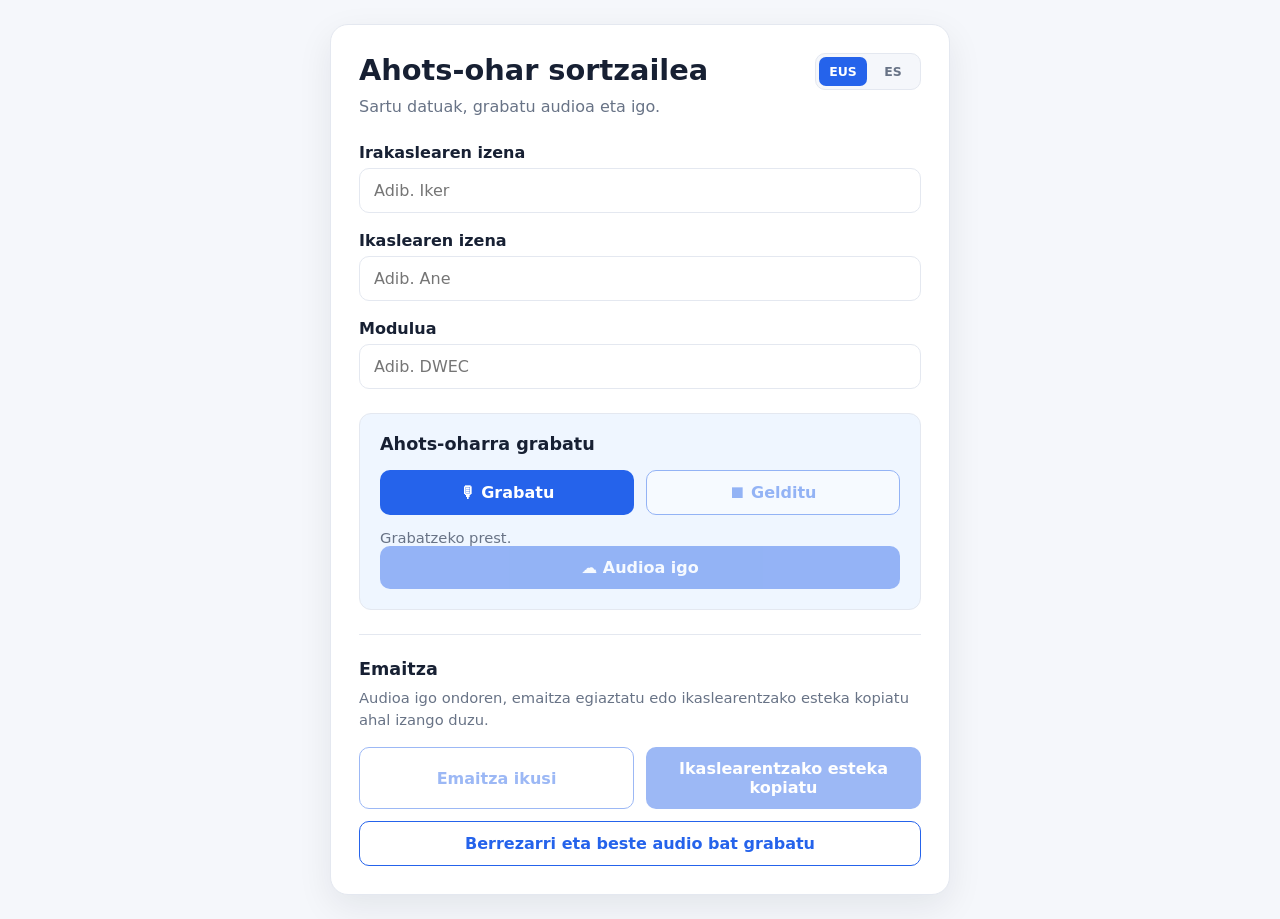
<file: index.html>
﻿<!doctype html>
<html lang="eu">
<head>
  <meta charset="utf-8">
  <meta name="viewport" content="width=device-width, initial-scale=1">

  <title>Ahots-oharren sortzailea</title>

  <link rel="stylesheet" href="./css/styles.css">
</head>

<body>

  <main class="card">

    <header class="page-header">

      <div class="header-content">

        <h1 data-i18n="generatorTitle">
          Ahots-oharren sortzailea
        </h1>

        <p
          class="intro"
          data-i18n="generatorIntro"
        >
          Sartu datuak, grabatu audioa eta igo.
        </p>

      </div>

      <div
        class="language-selector"
        aria-label="Idioma"
      >

        <button
          type="button"
          class="language-button active"
          data-lang="eu"
        >
          EUS
        </button>

        <button
          type="button"
          class="language-button"
          data-lang="es"
        >
          ES
        </button>

      </div>

    </header>


    <form id="form">

      <div class="field">

        <label
          for="nombre"
          data-i18n="teacherName"
        >
          Irakaslearen izena
        </label>

        <input
          type="text"
          id="nombre"
          name="nombre"
          data-i18n-placeholder="teacherPlaceholder"
          placeholder="Adib. Iker"
        >

      </div>


      <div class="field">

        <label
          for="alumno"
          data-i18n="studentName"
        >
          Ikaslearen izena
        </label>

        <input
          type="text"
          id="alumno"
          name="alumno"
          data-i18n-placeholder="studentPlaceholder"
          placeholder="Adib. Ane"
        >

      </div>


      <div class="field">

        <label
          for="modulo"
          data-i18n="module"
        >
          Modulua
        </label>

        <input
          type="text"
          id="modulo"
          name="modulo"
          data-i18n-placeholder="modulePlaceholder"
          placeholder="Adib. DWEC"
        >

      </div>


      <section class="recorder">

        <h2 data-i18n="recorderTitle">
          Ahots-oharra grabatu
        </h2>

        <div class="recorder-actions">

          <button
            type="button"
            id="grabar"
            class="btn-primary"
            data-i18n="record"
          >
            🎙 Grabatu
          </button>

          <button
            type="button"
            id="detener"
            class="btn-secondary"
            data-i18n="stop"
            disabled
          >
            ⏹ Gelditu
          </button>

        </div>

        <p id="estadoGrabacion">
          Grabatzeko prest.
        </p>

        <audio
          id="audioPreview"
          controls
          hidden
        ></audio>

        <button
          type="button"
          id="subirAudio"
          class="btn-primary"
          data-i18n="uploadAudio"
          disabled
        >
          ☁ Audioa igo
      </button>

      </section>
    </form>


    <section class="resultado">

      <h2 data-i18n="resultTitle">
        Emaitza
      </h2>

      <p
        class="resultado-texto"
        data-i18n="resultHelp"
      >
        Sortu esteka lehenik. Ondoren emaitza egiaztatu edo
        ikaslearentzako esteka kopiatu ahal izango duzu.
      </p>


      <div class="acciones">

        <button
          type="button"
          id="verResultado"
          class="btn-secondary"
          data-i18n="viewResult"
          disabled
        >
          Emaitza ikusi
        </button>

        <button
          type="button"
          id="copiar"
          class="btn-primary"
          data-i18n="copyStudentLink"
          disabled
        >
          Ikaslearentzako esteka kopiatu
        </button>

      </div>


      <button
        type="button"
        id="reiniciar"
        class="btn-secondary btn-reiniciar"
        data-i18n="reset"
      >
        Berrezarri eta beste audio bat grabatu
      </button>


      <div
        id="mensaje"
        class="mensaje"
        data-i18n="copied"
      >
        Esteka arbelean kopiatu da.
      </div>

    </section>

  </main>


<script src="./js/i18n.js"></script>
<script src="./js/recorder.js"></script>
<script src="./js/generator.js"></script>


</body>
</html>
</file>
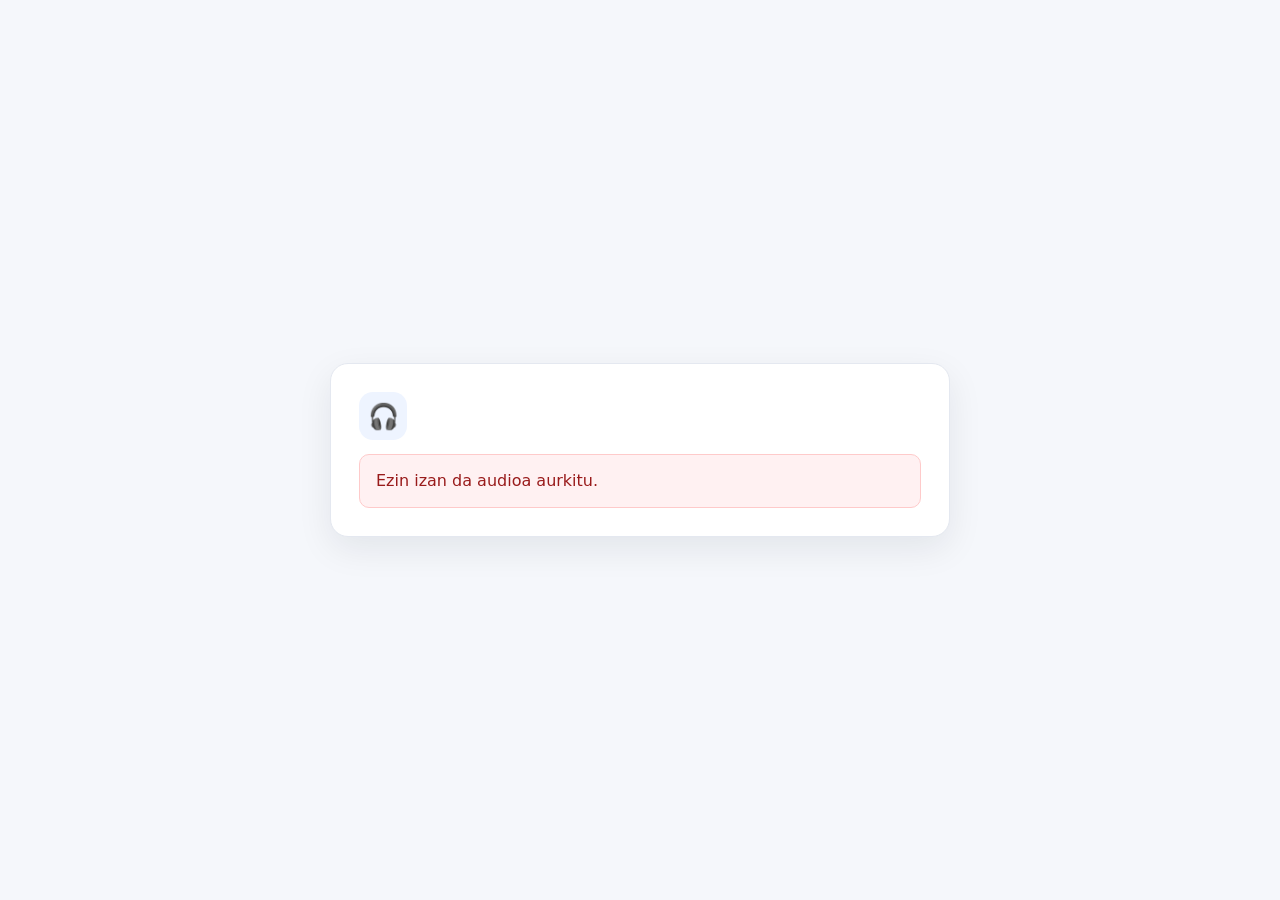
<file: audio.html>
<!doctype html>
<html lang="eu">
<head>
  <meta charset="utf-8">
  <meta name="viewport" content="width=device-width, initial-scale=1">

  <title>Ahots-oharra</title>

  <meta name="robots" content="noindex,nofollow">

  <link rel="stylesheet" href="./css/styles.css">
</head>

<body>

  <main class="card audio-card">

    <div class="icon">
      🎧
    </div>

    <h1 id="saludo">
      Kaixo:
    </h1>

    <p
      id="mensajeAudio"
      class="audio-message"
    >
      Zure irakasleak ahots-ohar bat bidali dizu...
    </p>

    <p
      class="escuchar"
      data-i18n="listenHere"
    >
      Entzun hemen.
    </p>

    <audio
      id="player"
      class="player"
      title="Ahots-oharra"
      controls>
    </audio>

    <div
      id="error"
      class="error"
      data-i18n="audioError"
    >
      Ezin izan da audioa aurkitu.
    </div>

  </main>

  <script src="./js/i18n.js"></script>
  <script src="./js/audio.js"></script>

</body>
</html>
</file>
<file: css/styles.css>
:root {
  color-scheme: light;

  --bg: #f5f7fb;
  --card: #ffffff;

  --text: #172033;
  --muted: #687386;

  --border: #e4e8f0;

  --accent: #2563eb;
  --accent-hover: #1d4ed8;
  --accent-soft: #eff6ff;

  --success-bg: #ecfdf5;
  --success-border: #a7f3d0;
  --success-text: #065f46;

  --error-bg: #fff1f2;
  --error-border: #fecaca;
  --error-text: #991b1b;
}


* {
  box-sizing: border-box;
}


body {
  margin: 0;

  min-height: 100vh;

  display: grid;
  place-items: center;

  padding: 24px;

  background: var(--bg);

  font-family:
    system-ui,
    -apple-system,
    BlinkMacSystemFont,
    "Segoe UI",
    sans-serif;

  color: var(--text);
}


/* =========================
   CARD
   ========================= */

.card {
  width: min(620px, 100%);

  background: var(--card);

  border: 1px solid var(--border);
  border-radius: 18px;

  padding: 28px;

  box-shadow:
    0 12px 35px rgba(15, 23, 42, .08);
}


/* =========================
   HEADER
   ========================= */

.page-header {
  display: flex;
  align-items: flex-start;
  justify-content: space-between;

  gap: 24px;

  margin-bottom: 24px;
}


.header-content {
  min-width: 0;
  flex: 1;
}


/* =========================
   TYPOGRAPHY
   ========================= */

h1 {
  margin: 0 0 8px;

  font-size: 1.8rem;
}


h2 {
  margin: 0 0 8px;

  font-size: 1.1rem;
}


.intro {
  margin: 0;

  color: var(--muted);

  line-height: 1.5;
}


/* =========================
   LANGUAGE SELECTOR
   ========================= */

.language-selector {
  display: inline-flex;

  flex-shrink: 0;

  gap: 2px;

  padding: 3px;

  background: var(--bg);

  border: 1px solid var(--border);
  border-radius: 10px;
}


.language-button {
  width: auto;

  min-width: 48px;

  padding: 7px 10px;

  border: 0;
  border-radius: 7px;

  background: transparent;

  color: var(--muted);

  font-size: .78rem;
  font-weight: 700;

  cursor: pointer;
}


.language-button:hover {
  background: #e9edf5;
}


.language-button.active {
  background: var(--accent);

  color: white;
}


/* =========================
   FORM
   ========================= */

.field {
  margin-bottom: 18px;
}


label {
  display: block;

  margin-bottom: 6px;

  font-weight: 600;
}


input {
  width: 100%;

  padding: 12px 14px;

  border: 1px solid var(--border);
  border-radius: 10px;

  background: white;

  color: var(--text);

  font: inherit;
}


input:focus {
  outline: 2px solid #bfdbfe;

  border-color: var(--accent);
}


/* =========================
   BUTTONS
   ========================= */

button {
  padding: 12px 16px;

  border: 0;
  border-radius: 10px;

  font: inherit;
  font-weight: 600;

  cursor: pointer;

  transition:
    background .15s ease,
    opacity .15s ease;
}


/*
 * Solo los botones principales de la interfaz
 * ocupan todo el ancho.
 *
 * El selector de idioma queda fuera de esta regla.
 */
.btn-primary,
.btn-secondary {
  width: 100%;
}


.btn-primary {
  background: var(--accent);

  color: white;
}


.btn-primary:hover:not(:disabled) {
  background: var(--accent-hover);
}


.btn-secondary {
  background: white;

  color: var(--accent);

  border: 1px solid var(--accent);
}


.btn-secondary:hover:not(:disabled) {
  background: var(--accent-soft);
}


button:disabled {
  opacity: .45;

  cursor: not-allowed;
}


/* =========================
   RECORDER
   ========================= */

.recorder {
  margin: 24px 0;

  padding: 20px;

  background: var(--accent-soft);

  border: 1px solid var(--border);
  border-radius: 12px;
}


.recorder h2 {
  margin-bottom: 16px;
}


.recorder-actions {
  display: grid;

  grid-template-columns: 1fr 1fr;

  gap: 12px;
}


#estadoGrabacion {
  margin: 14px 0 0;

  color: var(--muted);

  font-size: .92rem;
}


#audioPreview {
  width: 100%;

  margin-top: 14px;
}

/* =========================
   RESULT
   ========================= */

.resultado {
  margin-top: 24px;

  padding-top: 24px;

  border-top: 1px solid var(--border);
}


.resultado-texto {
  margin: 0 0 16px;

  color: var(--muted);

  font-size: .92rem;

  line-height: 1.5;
}


.acciones {
  display: grid;

  grid-template-columns: 1fr 1fr;

  gap: 12px;
}


.btn-reiniciar {
  margin-top: 12px;
}


.mensaje {
  display: none;

  margin-top: 14px;

  padding: 10px 12px;

  background: var(--success-bg);

  border: 1px solid var(--success-border);
  border-radius: 8px;

  color: var(--success-text);

  font-size: .9rem;
}


/* =========================
   AUDIO PAGE
   ========================= */

.icon {
  width: 48px;
  height: 48px;

  display: grid;
  place-items: center;

  margin-bottom: 14px;

  border-radius: 14px;

  background: #eef4ff;

  font-size: 25px;
}


.audio-card h1 {
  margin-bottom: 16px;

  font-size: 1.55rem;
}


.audio-message {
  margin: 0 0 20px;

  color: var(--text);

  line-height: 1.5;
}


.escuchar {
  margin: 0 0 12px;

  color: var(--text);

  font-weight: 600;
}


.player {
  width: 100%;

  min-height: 100px;

  border: 0;
  border-radius: 12px;

  background: #fafafa;
}


.error {
  display: none;

  padding: 14px 16px;

  background: var(--error-bg);

  border: 1px solid var(--error-border);
  border-radius: 10px;

  color: var(--error-text);

  line-height: 1.45;
}


/* =========================
   RESPONSIVE
   ========================= */

@media (max-width: 600px) {

  .page-header {
    flex-direction: column;

    gap: 14px;
  }


  .language-selector {
    align-self: flex-start;
  }


  .acciones {
    grid-template-columns: 1fr;
  }

    .recorder-actions {
    grid-template-columns: 1fr;
  }

}
</file>
